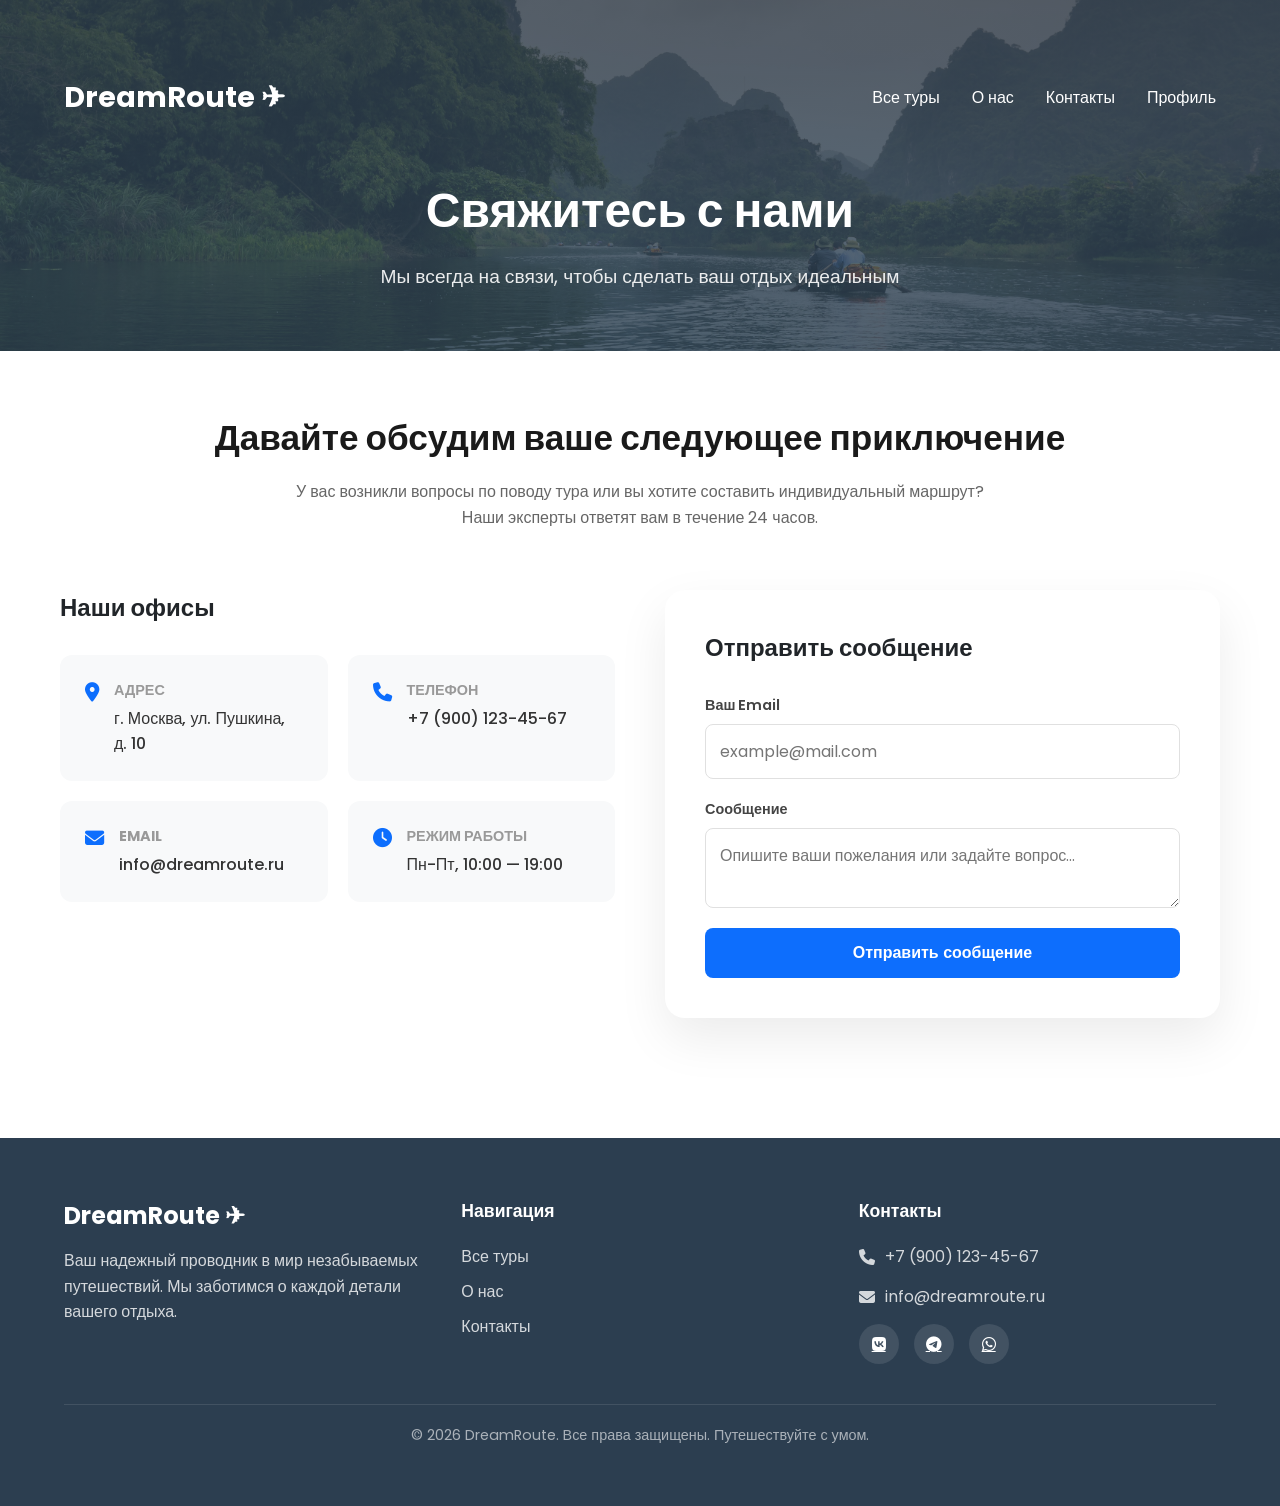
<file: contact.html>
<!DOCTYPE html>
<html lang="ru">
<head>
    <meta charset="UTF-8">
    <meta name="viewport" content="width=device-width, initial-scale=1.0">
    <title>DreamRoute - Контакты</title>
    <link rel="stylesheet" href="style.css">
    <link rel="stylesheet" href="https://cdnjs.cloudflare.com/ajax/libs/font-awesome/6.2.0/css/all.min.css">
</head>
<body>

    <header class="page-header contact-hero">
        <nav>
            <a href="index.html" class="logo">DreamRoute ✈</a>
            <button class="nav-toggle" type="button" aria-label="Открыть меню" aria-expanded="false">
                <span></span><span></span><span></span>
            </button>

            <ul>
                <li><a href="tours.html">Все туры</a></li>
                <li><a href="about.html">О нас</a></li>
                <li><a href="contact.html" class="active">Контакты</a></li> 
                <li><a href="#" id="profile-link">Профиль</a></li>
            </ul>
        </nav>
        <div class="header-content">
            <h1>Свяжитесь с нами</h1>
            <p>Мы всегда на связи, чтобы сделать ваш отдых идеальным</p>
        </div>
    </header>

    <main class="contact-page-container">
        <section class="contact-intro">
            <h2>Давайте обсудим ваше следующее приключение</h2>
            <p>У вас возникли вопросы по поводу тура или вы хотите составить индивидуальный маршрут? Наши эксперты ответят вам в течение 24 часов.</p>
        </section>

        <div class="contact-grid">
            <section class="contact-info-block">
                <h3>Наши офисы</h3>
                <div class="contact-cards-wrapper">
                    <div class="info-card">
                        <i class="fa-solid fa-location-dot"></i>
                        <div>
                            <strong>Адрес</strong>
                            <p>г. Москва, ул. Пушкина, д. 10</p>
                        </div>
                    </div>
                    <div class="info-card">
                        <i class="fa-solid fa-phone"></i>
                        <div>
                            <strong>Телефон</strong>
                            <p>+7 (900) 123-45-67</p>
                        </div>
                    </div>
                    <div class="info-card">
                        <i class="fa-solid fa-envelope"></i>
                        <div>
                            <strong>Email</strong>
                            <p>info@dreamroute.ru</p>
                        </div>
                    </div>
                    <div class="info-card">
                        <i class="fa-solid fa-clock"></i>
                        <div>
                            <strong>Режим работы</strong>
                            <p>Пн-Пт, 10:00 — 19:00</p>
                        </div>
                    </div>
                </div>
            </section>

            <section class="feedback-section">
                <div class="form-wrapper">
                    <h3>Отправить сообщение</h3>
                    <form id="feedback-form">
                        <div class="input-group">
                            <label for="fb-email">Ваш Email</label>
                            <input type="email" id="fb-email" placeholder="example@mail.com" required>
                        </div>
                        <div class="input-group">
                            <label for="fb-message">Сообщение</label>
                            <textarea id="fb-message" placeholder="Опишите ваши пожелания или задайте вопрос..." required></textarea>
                        </div>
                        <button type="submit" class="btn-submit">Отправить сообщение</button>
                    </form>
                </div>
            </section>
        </div>
    </main>

    <!-- Модальное окно входа/регистрации -->
    <div id="auth-modal" class="modal-overlay" style="display: none;">
        <div class="modal-content">
            <span class="close-modal">&times;</span>
            
            <!-- Форма входа (видна по умолчанию) -->
            <div id="login-view">
                <h2>Вход в профиль</h2>
                <form id="login-form">
                    <input type="email" placeholder="Ваш Email" required>
                    <input type="password" placeholder="Пароль" required>
                    <button type="submit">Войти</button>
                </form>
                <p class="auth-toggle">Еще нет аккаунта? <a href="#" id="show-register-view">Зарегистрироваться</a></p>
            </div>

            <!-- Форма регистрации (скрыта по умолчанию) -->
            <div id="register-view" style="display: none;">
                <h2>Создание аккаунта</h2>
            <form id="register-form">
                <input type="email" id="register-email" placeholder="Ваш Email" required>
                <input type="password" id="register-password" placeholder="Придумайте пароль" required>
                <input type="password" id="register-password-confirm" placeholder="Повторите пароль" required>
                
                <div class="policy-wrapper">
                    <input type="checkbox" id="policy-agree" required>
                    <label for="policy-agree">
                        Я согласен с <a href="#">политикой конфиденциальности</a> и <a href="#">условиями использования</a>
                    </label>
                </div>

                <button type="submit">Зарегистрироваться</button>
            </form>
                <p class="auth-toggle">Уже есть аккаунт? <a href="#" id="show-login-view">Войти</a></p>
            </div>
        </div>
    </div>

    <footer class="main-footer">
        <div class="footer-container">
            <div class="footer-info">
                <a href="index.html" class="logo">DreamRoute ✈</a>
                <p>Ваш надежный проводник в мир незабываемых путешествий. Мы заботимся о каждой детали вашего отдыха.</p>
            </div>
            
            <div class="footer-links">
                <h4>Навигация</h4>
                <ul>
                    <li><a href="tours.html">Все туры</a></li>
                    <li><a href="about.html">О нас</a></li>
                    <li><a href="contact.html">Контакты</a></li>
                </ul>
            </div>

            <div class="footer-contacts">
                <h4>Контакты</h4>
                <p><i class="fa-solid fa-phone"></i> +7 (900) 123-45-67</p>
                <p><i class="fa-solid fa-envelope"></i> info@dreamroute.ru</p>
                <div class="footer-socials">
                    <a href="#"><i class="fa-brands fa-vk"></i></a>
                    <a href="#"><i class="fa-brands fa-telegram"></i></a>
                    <a href="#"><i class="fa-brands fa-whatsapp"></i></a>
                </div>
            </div>
        </div>
        
        <div class="footer-bottom">
            <p>&copy; 2026 DreamRoute. Все права защищены. Путешествуйте с умом.</p>
        </div>
    </footer>

    <script src="script.js"></script>
</body>
</html>
</file>
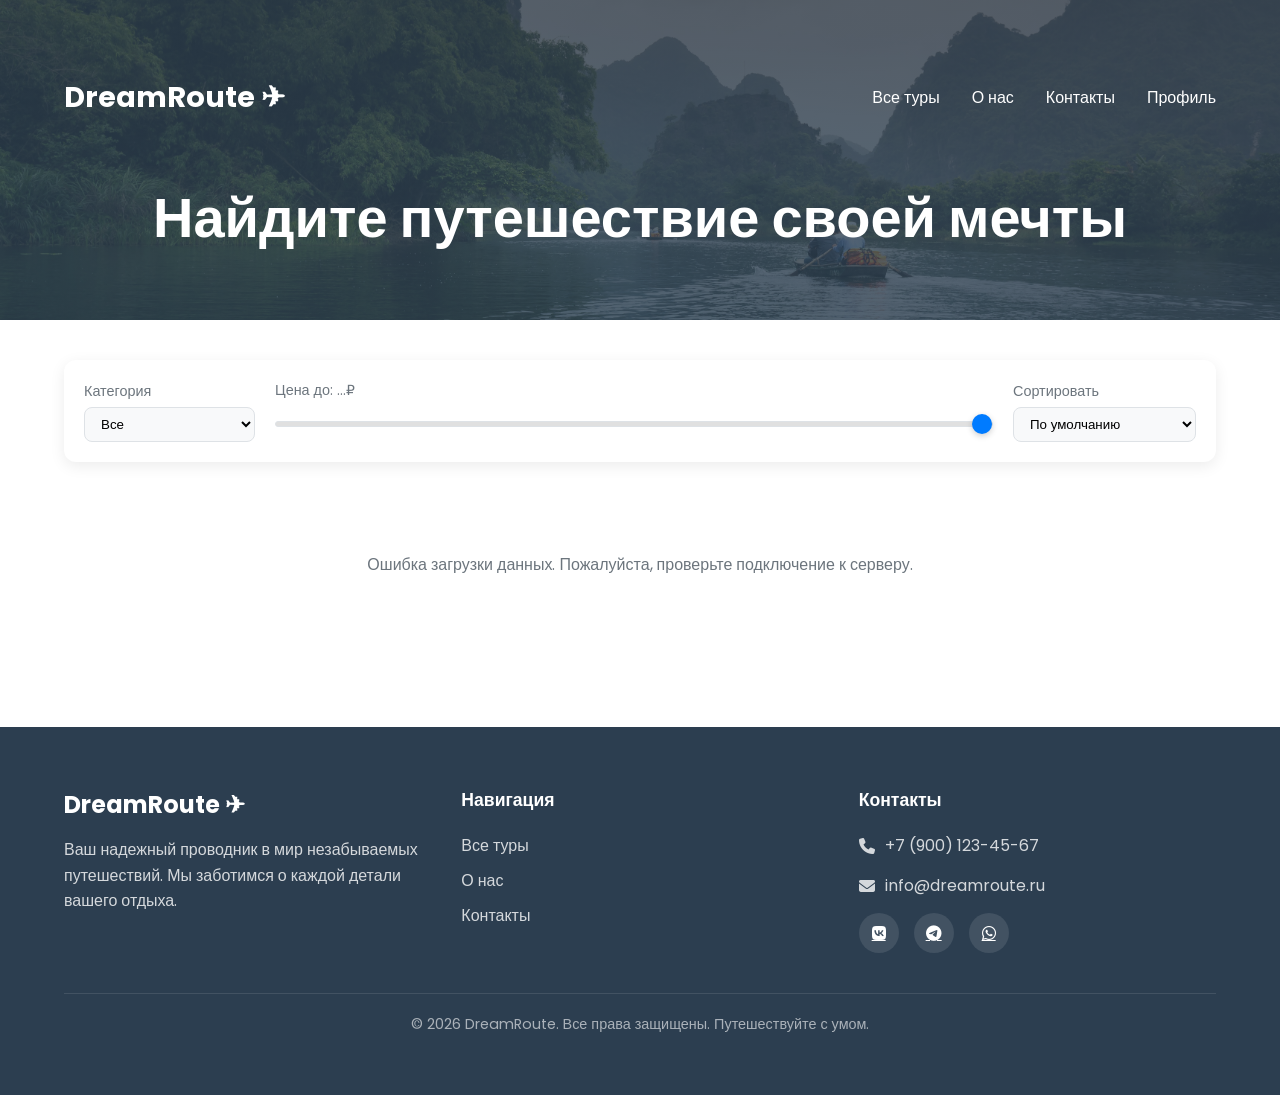
<file: tours.html>
<!DOCTYPE html>
<html lang="ru">
<head>
    <meta charset="UTF-8">
    <meta name="viewport" content="width=device-width, initial-scale=1.0">
    <title>DreamRoute - Все туры</title>
    <link rel="stylesheet" href="style.css">
    <!-- Подключаем иконки Font Awesome для нового дизайна -->
    <link rel="stylesheet" href="https://cdnjs.cloudflare.com/ajax/libs/font-awesome/6.2.0/css/all.min.css">
</head>
<body>

    <header class="page-header">
        <nav>
            <a href="index.html" class="logo">DreamRoute ✈</a>
            <button class="nav-toggle" type="button" aria-label="Открыть меню" aria-expanded="false">
                <span></span><span></span><span></span>
            </button>

                <ul>
                    <li><a href="tours.html">Все туры</a></li>
                    <li><a href="about.html">О нас</a></li>
                    <li><a href="contact.html">Контакты</a></li> <li><a href="#" id="profile-link">Профиль</a></li>
                </ul>
        </nav>
        <h1>Найдите путешествие своей мечты</h1>
    </header>

    <main class="tours-page">
        <!-- НОВАЯ ГОРИЗОНТАЛЬНАЯ ПАНЕЛЬ ФИЛЬТРОВ -->
        <section class="filter-bar">
            <div class="filter-group">
                <label for="category-filter">Категория</label>
                <select id="category-filter">
                    <option value="all">Все</option>
                    <option value="adventure">Приключения</option>
                    <option value="city">Городской отдых</option>
                    <option value="culture">Культурные поездки</option>
                </select>
            </div>
            <div class="filter-group price-filter-group">
                <label for="price-filter">Цена до: <span id="price-value">...</span>₽</label>
                <input type="range" id="price-filter" min="0" max="1000000" step="1000" value="1000000">
            </div>
            <div class="filter-group">
                <label for="sort-filter">Сортировать</label>
                <select id="sort-filter">
                    <option value="default">По умолчанию</option>
                    <option value="price-asc">По возрастанию цены</option>
                    <option value="price-desc">По убыванию цены</option>
                </select>
            </div>
        </section>

        <section id="tours-grid" class="tours-grid">
            <!-- Карточки туров будут вставлены сюда с помощью JavaScript -->
        </section>
    </main>

<!-- Модальное окно входа/регистрации -->
<div id="auth-modal" class="modal-overlay" style="display: none;">
    <div class="modal-content">
        <span class="close-modal">&times;</span>
        
        <!-- Форма входа (видна по умолчанию) -->
        <div id="login-view">
            <h2>Вход в профиль</h2>
            <form id="login-form">
                <input type="email" placeholder="Ваш Email" required>
                <input type="password" placeholder="Пароль" required>
                <button type="submit">Войти</button>
            </form>
            <p class="auth-toggle">Еще нет аккаунта? <a href="#" id="show-register-view">Зарегистрироваться</a></p>
        </div>

        <!-- Форма регистрации (скрыта по умолчанию) -->
        <div id="register-view" style="display: none;">
            <h2>Создание аккаунта</h2>
        <form id="register-form">
            <input type="email" id="register-email" placeholder="Ваш Email" required>
            <input type="password" id="register-password" placeholder="Придумайте пароль" required>
            <input type="password" id="register-password-confirm" placeholder="Повторите пароль" required>
            
            <div class="policy-wrapper">
                <input type="checkbox" id="policy-agree" required>
                <label for="policy-agree">
                    Я согласен с <a href="#">политикой конфиденциальности</a> и <a href="#">условиями использования</a>
                </label>
            </div>

            <button type="submit">Зарегистрироваться</button>
        </form>
            <p class="auth-toggle">Уже есть аккаунт? <a href="#" id="show-login-view">Войти</a></p>
        </div>
    </div>
</div>

    <footer class="main-footer">
        <div class="footer-container">
            <div class="footer-info">
                <a href="index.html" class="logo">DreamRoute ✈</a>
                <p>Ваш надежный проводник в мир незабываемых путешествий. Мы заботимся о каждой детали вашего отдыха.</p>
            </div>
            
            <div class="footer-links">
                <h4>Навигация</h4>
                <ul>
                    <li><a href="tours.html">Все туры</a></li>
                    <li><a href="about.html">О нас</a></li>
                    <li><a href="contact.html">Контакты</a></li>
                </ul>
            </div>

            <div class="footer-contacts">
                <h4>Контакты</h4>
                <p><i class="fa-solid fa-phone"></i> +7 (900) 123-45-67</p>
                <p><i class="fa-solid fa-envelope"></i> info@dreamroute.ru</p>
                <div class="footer-socials">
                    <a href="#"><i class="fa-brands fa-vk"></i></a>
                    <a href="#"><i class="fa-brands fa-telegram"></i></a>
                    <a href="#"><i class="fa-brands fa-whatsapp"></i></a>
                </div>
            </div>
        </div>
        
        <div class="footer-bottom">
            <p>&copy; 2026 DreamRoute. Все права защищены. Путешествуйте с умом.</p>
        </div>
    </footer>

    <!-- Модальное окно деталей тура -->
    <div id="tour-details-modal" class="modal-overlay" style="display: none;"></div>

    <script src="script.js"></script>
</body>
</html>
</file>
<file: style.css>
/* style.css */
@import url('assets/fonts/poppins/poppins.css');

/* ОСНОВНЫЕ ГЛОБАЛЬНЫЕ ПЕРЕМЕННЫЕ */
:root {
    --primary-color: #0d6efd; /* Более насыщенный синий */
    --primary-hover: #0b5ed7;
    --text-color: #212529;
    --text-muted: #6c757d;
    --bg-color: #f8f9fa; /* Слегка серый фон */
    --white: #fff;
    --border-color: #dee2e6;
    --section-padding: 80px;
}

* {
    margin: 0;
    padding: 0;
    box-sizing: border-box;
}

body {
    font-family: 'Poppins', 'Segoe UI', 'Arial', 'Helvetica Neue', sans-serif;
    color: var(--text-color);
    background-color: var(--white);
    overflow-x: hidden;
}

html {
    scroll-behavior: smooth;
}

/* =================================
   ГЛАВНЫЙ ЭКРАН (HERO) - РЕДИЗАЙН
   ================================= */
.hero-section {
    min-height: 85vh;
    background: linear-gradient(rgba(0, 0, 0, 0.4), rgba(0, 0, 0, 0.2)), url('assets/images/hero-bg.jpg') no-repeat center center;
    background-size: cover;
    color: var(--white);
    display: flex;
    flex-direction: column;
    position: relative;
    padding: 20px 5%;
    margin: 0;
}

nav {
    width: 100%;
    max-width: 1320px;
    margin: 0 auto;
    display: flex;
    justify-content: space-between;
    align-items: center;
    padding: 1rem 0;
}

.logo {
    font-size: 1.8rem;
    font-weight: 700;
    text-decoration: none;
    color: var(--white);
}

nav ul { 
    list-style: none; 
    display: flex; 
    align-items: center; 
    gap: 2rem; 
}

nav a { 
    text-decoration: none; 
    color: var(--white); 
    font-weight: 500; 
    transition: 0.3s;
}

nav a:hover {
    opacity: 0.8;
}

.nav-toggle {
    display: none;
    width: 44px;
    height: 44px;
    border: 1px solid rgba(255, 255, 255, 0.45);
    border-radius: 10px;
    background: rgba(255, 255, 255, 0.12);
    cursor: pointer;
    align-items: center;
    justify-content: center;
    flex-direction: column;
    gap: 5px;
    z-index: 999;
    transition: 0.3s;
}

.nav-toggle:hover {
    background: rgba(255, 255, 255, 0.25);
}

.nav-toggle span {
    width: 20px;
    height: 2px;
    background: var(--white);
    transition: transform 0.2s ease, opacity 0.2s ease;
}

.hero-text {
    flex-grow: 1;
    display: flex;
    flex-direction: column;
    justify-content: center;
    align-items: center;
    text-align: center;
}

.hero-text h1 { 
    font-size: 4rem; 
    font-weight: 700; 
    margin-bottom: 0.5rem; 
}

.hero-text p { 
    font-size: 1.2rem; 
    letter-spacing: 2px; 
    text-transform: uppercase; 
}

/* НОВЫЙ БЛОК ПОИСКА */
.hero-search-container {
    position: absolute;
    bottom: 0;
    left: 50%;
    transform: translate(-50%, 50%);
    width: 90%;
    max-width: 800px;
    z-index: 10;
}

.hero-search-form {
    background: var(--white);
    padding: 25px 30px;
    border-radius: 12px;
    box-shadow: 0 10px 30px rgba(0, 0, 0, 0.1);
    border: 1px solid var(--border-color);
}

.hero-search-form h3 {
    color: #1a1a1a;
    font-size: 1.4rem;
    margin-bottom: 20px;
    font-weight: 700;
    text-align: center;
}

.search-wrapper {
    display: flex;
    gap: 10px;
}

.search-wrapper input {
    flex-grow: 1;
    padding: 12px 15px;
    border: 1px solid var(--border-color);
    border-radius: 8px;
    font-size: 1rem;
}

.search-wrapper button {
    padding: 12px 25px;
    border: none;
    background-color: var(--primary-color);
    color: var(--white);
    border-radius: 8px;
    font-size: 1rem;
    font-weight: 500;
    cursor: pointer;
    transition: background-color 0.2s;
}

.search-wrapper button:hover {
    background-color: var(--primary-hover);
}

/* РЕЗУЛЬТАТЫ ПОИСКА */
.search-results-preview {
    position: absolute;
    top: 100%;
    left: 0;
    right: 0;
    background: white;
    border-radius: 12px;
    box-shadow: 0 10px 30px rgba(0, 0, 0, 0.15);
    z-index: 1001;
    display: none;
    max-height: 400px;
    overflow-y: auto;
    margin-top: 10px;
}

.search-results-preview.active {
    display: block;
}

.search-result-item {
    padding: 15px;
    display: flex;
    gap: 15px;
    border-bottom: 1px solid #eee;
    cursor: pointer;
    transition: background-color 0.2s;
    align-items: center;
}

.search-result-item:hover {
    background-color: #f8f9fa;
}

.search-result-thumb {
    width: 60px;
    height: 60px;
    border-radius: 8px;
    overflow: hidden;
    flex-shrink: 0;
}

.search-result-thumb img {
    width: 100%;
    height: 100%;
    object-fit: cover;
}

.search-result-info {
    flex: 1;
    min-width: 0;
}

.search-result-name {
    display: block;
    font-weight: 600;
    color: #333;
    white-space: nowrap;
    overflow: hidden;
    text-overflow: ellipsis;
}

.search-result-meta {
    display: block;
    font-size: 0.85rem;
    color: #999;
    margin-top: 5px;
}

.search-result-price {
    font-weight: 700;
    color: var(--primary-color);
    white-space: nowrap;
}

.search-no-results {
    text-align: center;
    padding: 40px 20px;
    color: var(--text-muted);
}

#more-tours-link {
    text-align: center;
    padding: 20px;
    margin-top: 15px;
}

#more-tours-link a {
    display: inline-block;
    padding: 12px 30px;
    background-color: var(--primary-color);
    color: white;
    text-decoration: none;
    border-radius: 8px;
    font-weight: 600;
    transition: 0.3s;
}

#more-tours-link a:hover {
    background-color: var(--primary-hover);
    transform: translateY(-2px);
    box-shadow: 0 5px 15px rgba(13, 110, 253, 0.3);
}

/* Блок "почему мы?" - финальный гармоничный дизайн */
.why-choose-us-section {
    padding: 100px 0;
    background-color: #ffffff;
    margin-top: 60px;
}

.why-us-container {
    max-width: 1200px;
    margin: 0 auto;
    display: flex;
    align-items: center;
    gap: 80px;
    padding: 0 20px;
}

.why-us-image {
    flex: 1;
}

.why-us-image img {
    width: 100%;
    height: 600px;
    object-fit: cover;
    border-radius: 4px;
    box-shadow: 20px 20px 0px #f0f4f8;
}

.why-us-content {
    flex: 1;
}

.upper-title {
    display: block;
    text-transform: uppercase;
    letter-spacing: 2px;
    font-size: 0.85rem;
    color: var(--primary-color);
    margin-bottom: 15px;
    font-weight: 700;
}

.why-us-content h2 {
    font-size: 2.8rem;
    line-height: 1.1;
    color: #1a1a1a;
    margin-bottom: 25px;
}

.why-us-subtitle {
    font-size: 1.15rem;
    color: #555;
    margin-bottom: 45px;
    line-height: 1.6;
}

.reasons-list {
    display: flex;
    flex-direction: column;
    gap: 40px;
}

.reason-item {
    display: flex;
    gap: 25px;
    align-items: flex-start;
}

.reason-number {
    font-size: 1rem;
    font-weight: 700;
    color: var(--primary-color);
    padding-top: 5px;
    position: relative;
}

.reason-number::after {
    content: '';
    display: block;
    width: 20px;
    height: 2px;
    background: var(--primary-color);
    margin-top: 5px;
}

.reason-text h4 {
    font-size: 1.3rem;
    margin-bottom: 8px;
    color: #1a1a1a;
}

.reason-text p {
    color: #666;
    line-height: 1.6;
    font-size: 1rem;
}

/* =================================
   ОСНОВНОЙ КОНТЕНТ (MAIN)
   ================================= */
.main-content {
    padding-top: calc(var(--section-padding) + 40px);
    background-color: var(--white);
}

/* НОВЫЙ ДИЗАЙН КАТЕГОРИЙ (для index.html) */
.main-content .categories-section {
    max-width: 1320px;
    margin: 0 auto;
    padding: var(--section-padding) 5%;
    display: grid;
    grid-template-columns: repeat(auto-fit, minmax(300px, 1fr));
    gap: 2rem;
}

.main-content .category-card {
    height: 400px;
    border-radius: 12px;
    overflow: hidden;
    position: relative;
    display: flex;
    flex-direction: column;
    justify-content: flex-end;
    padding: 25px;
    text-decoration: none;
    color: var(--white);
    background-size: cover;
    background-position: center;
    transition: transform 0.3s ease;
}

.main-content .category-card::before {
    content: '';
    position: absolute;
    top: 0; left: 0;
    width: 100%; height: 100%;
    background: linear-gradient(to top, rgba(0,0,0,0.7) 0%, rgba(0,0,0,0) 50%);
    z-index: 1;
}

.main-content .category-card:hover {
    transform: translateY(-10px);
}

.card-content {
    position: relative;
    z-index: 2;
}

.card-content h3 { 
    font-size: 1.8rem; 
    margin-bottom: 5px; 
}

.card-content p { 
    font-size: 1rem; 
    color: rgba(255,255,255,0.85); 
}

/* НОВЫЙ ДИЗАЙН "ПОЧЕМУ МЫ?" (для index.html) */
.principles-section {
    background-color: var(--white);
    padding: var(--section-padding) 5%;
    border-radius: 12px;
    margin-top: 40px;
}

.principles-section h2 {
    text-align: center;
    font-size: 2.2rem;
    margin-bottom: 50px;
    font-weight: 600;
}

.principles-grid {
    display: grid;
    grid-template-columns: repeat(auto-fit, minmax(280px, 1fr));
    gap: 2rem;
    max-width: 1200px;
    margin: 0 auto;
}

.principle-card {
    text-align: center;
    padding: 30px;
    border: 1px solid var(--border-color);
    border-radius: 12px;
    transition: transform 0.3s, box-shadow 0.3s;
}

.principle-card:hover {
    transform: translateY(-10px);
    box-shadow: 0 10px 30px rgba(0,0,0,0.1);
}

.principle-icon {
    font-size: 2.5rem;
    color: var(--primary-color);
    margin-bottom: 20px;
}

.principle-card h3 {
    font-size: 1.4rem;
    margin-bottom: 15px;
    color: var(--text-color);
}

.principle-card p {
    color: var(--text-muted);
    line-height: 1.6;
}

.main-content .why-us-image img { 
    width: 100%; 
    border-radius: 12px; 
    object-fit: cover; 
}

/* ОТЗЫВЫ */
.testimonials {
    padding: var(--section-padding) 5%;
    background-color: var(--bg-color);
}

.container {
    max-width: 1320px;
    margin: 0 auto;
}

.section-header-center {
    text-align: center;
    margin-bottom: 50px;
}

.section-header-center .subtitle {
    display: block;
    text-transform: uppercase;
    letter-spacing: 2px;
    font-size: 0.85rem;
    color: var(--primary-color);
    margin-bottom: 15px;
    font-weight: 700;
}

.section-header-center h2 {
    font-size: 2.2rem;
    color: #1a1a1a;
}

.testimonials-grid {
    display: grid;
    grid-template-columns: repeat(auto-fit, minmax(300px, 1fr));
    gap: 2rem;
    max-width: 1200px;
    margin: 0 auto;
}

.testimonial-item {
    background: white;
    padding: 30px;
    border-radius: 12px;
    box-shadow: 0 5px 20px rgba(0,0,0,0.08);
    position: relative;
}

.quote-icon {
    font-size: 3rem;
    color: var(--primary-color);
    opacity: 0.2;
    position: absolute;
    top: 10px;
    left: 20px;
    line-height: 1;
}

.testimonial-text {
    font-size: 1rem;
    line-height: 1.6;
    color: #555;
    margin-bottom: 20px;
    margin-top: 10px;
}

.testimonial-author {
    border-top: 1px solid #eee;
    padding-top: 15px;
}

.author-info h4 {
    font-size: 1rem;
    color: #1a1a1a;
    margin-bottom: 3px;
}

.author-info span {
    font-size: 0.85rem;
    color: var(--text-muted);
}

/* --- СТРАНИЦА КОНТАКТОВ --- */
.contact-page-container {
    max-width: 1200px;
    margin: 0 auto;
    padding: 60px 20px;
}

.contact-intro {
    text-align: center;
    margin-bottom: 60px;
}

.contact-intro h2 {
    font-size: 2.2rem;
    margin-bottom: 15px;
    color: #1a1a1a;
}

.contact-intro p {
    color: #666;
    max-width: 700px;
    margin: 0 auto;
    line-height: 1.6;
}

.contact-grid {
    display: flex;
    gap: 50px;
    align-items: flex-start;
}

/* Карточки информации */
.contact-info-block {
    flex: 1;
    min-width: 0;
}

.contact-info-block h3, .feedback-section h3 {
    font-size: 1.5rem;
    margin-bottom: 30px;
}

.contact-cards-wrapper {
    display: grid;
    grid-template-columns: 1fr 1fr;
    gap: 20px;
}

.info-card {
    background: #f8f9fa;
    padding: 25px;
    border-radius: 12px;
    display: flex;
    gap: 15px;
    transition: 0.3s;
}

.info-card:hover {
    background: #fff;
    box-shadow: 0 10px 30px rgba(0,0,0,0.05);
}

.info-card i {
    font-size: 1.2rem;
    color: var(--primary-color);
    margin-top: 3px;
    flex-shrink: 0;
}

.info-card strong {
    display: block;
    font-size: 0.9rem;
    color: #999;
    text-transform: uppercase;
    margin-bottom: 5px;
}

.info-card p {
    color: #333;
    font-weight: 500;
}

/* Стили формы */
.feedback-section {
    flex: 1;
    min-width: 0;
}

.form-wrapper {
    background: white;
    padding: 40px;
    border-radius: 20px;
    box-shadow: 0 20px 50px rgba(0,0,0,0.08);
}

.input-group {
    display: flex;
    flex-direction: column;
    gap: 8px;
    margin-bottom: 20px;
}

.input-group label {
    font-weight: 600;
    font-size: 0.9rem;
    color: #444;
}

.input-group input, .input-group textarea {
    padding: 14px;
    border: 1px solid #e0e0e0;
    border-radius: 8px;
    font-size: 1rem;
    transition: 0.3s;
    font-family: inherit;
}

.input-group input:focus, .input-group textarea:focus {
    border-color: var(--primary-color);
    outline: none;
    box-shadow: 0 0 0 4px rgba(0, 123, 255, 0.1);
}

.btn-submit {
    width: 100%;
    padding: 16px;
    background: var(--primary-color);
    color: white;
    border: none;
    border-radius: 8px;
    font-size: 1rem;
    font-weight: 700;
    cursor: pointer;
    transition: 0.3s;
}

.btn-submit:hover {
    background: var(--primary-hover);
    transform: translateY(-2px);
}

/* =================================
   СТИЛЬ ДЛЯ ОСТАЛЬНЫХ СТРАНИЦ 
   ================================= */

/* Шапка внутренних страниц - ИСПРАВЛЕНО */
.page-header {
    background: linear-gradient(rgba(44, 62, 80, 0.8), rgba(44, 62, 80, 0.8)), url('assets/images/page-header-bg.jpg') no-repeat center center;
    background-size: cover;
    color: white;
    padding: 60px 5%;
    text-align: center;
    position: relative;
    margin: 0;
    min-height: 300px;
    display: flex;
    flex-direction: column;
    justify-content: center;
}

.page-header .logo, .page-header nav a {
    color: white;
}

.page-header h1 {
    margin-top: 40px;
    font-size: 3.5rem;
    font-weight: 700;
}

.header-content {
    text-align: center;
}

.header-content h1 {
    font-size: 3rem;
    margin-bottom: 15px;
    font-weight: 700;
}

.header-content p {
    font-size: 1.2rem;
    opacity: 0.9;
}

/* --- СТИЛИЗАЦИЯ ЦЕНОВОГО ФИЛЬТРА --- */

/* Общий вид дорожки (линии) */
#price-filter {
    -webkit-appearance: none;
    appearance: none;
    width: 100%;
    height: 6px;
    background: #e0e0e0;
    border-radius: 5px;
    outline: none;
    margin: 15px 0;
}

/* Стили для самого ползунка (кружляшка) в Chrome/Safari/Edge */
#price-filter::-webkit-slider-thumb {
    -webkit-appearance: none;
    appearance: none;
    width: 20px;
    height: 20px;
    background: #007bff;
    border-radius: 50%;
    cursor: pointer;
    box-shadow: 0 2px 6px rgba(0,0,0,0.2);
    transition: 0.2s;
}

#price-filter::-webkit-slider-thumb:hover {
    background: #0056b3;
    transform: scale(1.1);
}

/* Стили для ползунка в Firefox */
#price-filter::-moz-range-thumb {
    width: 20px;
    height: 20px;
    background: #007bff;
    border: 3px solid white;
    border-radius: 50%;
    cursor: pointer;
    box-shadow: 0 2px 6px rgba(0,0,0,0.2);
}

/* Убираем фиолетовый акцент в современных браузерах */
#price-filter {
    accent-color: #007bff;
}

/* --- ЛИЧНЫЙ КАБИНЕТ --- */
.profile-container {
    max-width: 1200px;
    margin: 40px auto;
    display: grid;
    grid-template-columns: 320px 1fr;
    gap: 40px;
    padding: 0 20px;
}

/* Сайдбар профиля */
.user-info-card {
    background: white;
    padding: 30px;
    border-radius: 20px;
    box-shadow: 0 10px 30px rgba(0,0,0,0.05);
    text-align: center;
    position: sticky;
    top: 20px;
}

.user-avatar {
    width: 80px;
    height: 80px;
    background: #f0f4f8;
    color: var(--primary-color);
    border-radius: 50%;
    display: flex;
    align-items: center;
    justify-content: center;
    font-size: 2rem;
    margin: 0 auto 20px;
}

.user-label {
    font-size: 0.75rem;
    text-transform: uppercase;
    letter-spacing: 1px;
    color: #999;
    font-weight: 700;
}

.user-details h3 {
    font-size: 1.1rem;
    color: #1a1a1a;
    margin-top: 5px;
    word-break: break-all;
}

.profile-actions {
    margin-top: 30px;
    padding-top: 20px;
    border-top: 1px solid #eee;
}

/* Исправленная кнопка выхода */
.logout-link {
    background: none;
    border: none;
    color: #ff4757;
    font-weight: 600;
    cursor: pointer;
    display: flex;
    align-items: center;
    justify-content: center;
    gap: 10px;
    width: 100%;
    padding: 10px;
    transition: 0.3s;
    border-radius: 8px;
}

.logout-link:hover {
    background: #fff5f5;
}

/* Основной контент (Избранное) */
.content-header {
    margin-bottom: 30px;
}

.content-header h2 {
    font-size: 1.8rem;
    display: flex;
    align-items: center;
    gap: 12px;
}

.content-header h2 i {
    color: #ff4757;
}

.content-header p {
    color: #777;
    margin-top: 5px;
}

/* Стили страницы туров - без изменений */
.tours-page { 
    max-width: 1320px; 
    margin: 0 auto; 
    padding: 40px 5%; 
}

.filter-bar { 
    background-color: var(--white); 
    padding: 20px; 
    border-radius: 12px; 
    display: flex; 
    justify-content: space-between; 
    align-items: center; 
    gap: 20px; 
    margin-bottom: 40px; 
    box-shadow: 0 4px 15px rgba(0,0,0,0.08);
    flex-wrap: wrap;
}

.filter-group { 
    display: flex; 
    flex-direction: column; 
    gap: 5px; 
    margin-bottom: 0; 
}

.filter-group label { 
    font-size: 0.9rem; 
    color: var(--text-muted); 
    margin-bottom: 0; 
}

.filter-group select, .filter-group input { 
    padding: 8px 12px; 
    border: 1px solid var(--border-color); 
    border-radius: 8px; 
    background-color: var(--bg-color); 
}

.filter-group.price-filter-group { 
    flex-grow: 1; 
    min-width: 250px; 
}

.filter-group input[type="range"] { 
    padding: 0; 
    background: transparent; 
}

.tours-grid { 
    flex-grow: 1; 
    display: grid; 
    grid-template-columns: repeat(auto-fill, minmax(300px, 1fr)); 
    gap: 2rem; 
}

.tours-not-found { 
    grid-column: 1 / -1; 
    text-align: center; 
    padding: 50px 20px; 
    color: var(--text-muted); 
}

.tour-card { 
    background: var(--white); 
    border-radius: 12px; 
    overflow: hidden; 
    box-shadow: 0 4px 15px rgba(0,0,0,0.08); 
    position: relative; 
    display: flex; 
    flex-direction: column; 
    transition: transform 0.3s ease, box-shadow 0.3s ease;
}

.tour-card:hover { 
    transform: translateY(-8px); 
    box-shadow: 0 10px 25px rgba(0,0,0,0.1); 
}

.tour-card-image { 
    position: relative; 
    height: 220px; 
}

.tour-card-image img { 
    width: 100%; 
    height: 100%; 
    object-fit: cover; 
}

.favorite-btn { 
    position: absolute; 
    top: 15px; 
    right: 15px; 
    background: rgba(255,255,255,0.9); 
    border: none; 
    border-radius: 50%; 
    width: 40px; 
    height: 40px; 
    font-size: 1.5rem; 
    cursor: pointer; 
    line-height: 1;
    transition: 0.2s;
    display: flex;
    align-items: center;
    justify-content: center;
}

.favorite-btn:hover { 
    transform: scale(1.1); 
    background: white;
}

.favorite-btn.favorited { 
    color: #e74c3c; 
}

.tour-card-content { 
    padding: 20px; 
    flex-grow: 1; 
    display: flex; 
    flex-direction: column; 
}

.tour-card-content h3 { 
    font-size: 1.3rem; 
    margin-bottom: 10px; 
    font-weight: 600; 
}

.tour-meta { 
    display: flex; 
    flex-wrap: wrap; 
    gap: 15px; 
    color: var(--text-muted); 
    font-size: 0.9rem; 
    margin-bottom: 15px; 
}

.tour-meta span { 
    display: flex; 
    align-items: center; 
    gap: 5px; 
}

.tour-card-footer { 
    margin-top: auto; 
    padding-top: 15px; 
    border-top: 1px solid var(--border-color); 
    display: flex; 
    justify-content: space-between; 
    align-items: center; 
}

.tour-price { 
    font-size: 1.5rem; 
    font-weight: 700; 
    color: var(--primary-color); 
}

.btn-details { 
    text-decoration: none; 
    background: var(--primary-color); 
    color: var(--white); 
    padding: 8px 20px; 
    border-radius: 8px; 
    font-weight: 500; 
    transition: background-color 0.2s; 
}

.btn-details:hover { 
    background-color: var(--primary-hover); 
}

/* Остальные стили (модальные окна, профиль, о нас) - без изменений */
.modal-overlay { 
    position: fixed; 
    top: 0; 
    left: 0; 
    width: 100%; 
    height: 100%; 
    background: rgba(0,0,0,0.7); 
    display: flex; 
    justify-content: center; 
    align-items: center; 
    z-index: 1000; 
    padding: 20px;
    overflow-y: auto;
}

.modal-content { 
    background: white; 
    padding: 30px; 
    border-radius: 8px; 
    position: relative; 
    max-width: 500px; 
    width: 100%; 
    box-shadow: 0 5px 15px rgba(0,0,0,0.3); 
    margin: auto;
}

.close-modal { 
    position: absolute; 
    top: 10px; 
    right: 15px; 
    font-size: 2rem; 
    cursor: pointer; 
    color: #aaa; 
    transition: color 0.2s; 
}

.close-modal:hover { 
    color: #333; 
}

.modal-content h2 { 
    margin-bottom: 20px; 
}

.modal-content form { 
    display: flex; 
    flex-direction: column; 
    gap: 15px; 
}

.modal-content input, .modal-content button { 
    padding: 12px; 
    border-radius: 5px; 
    border: 1px solid #ddd; 
    font-family: inherit;
}

.modal-content button { 
    background: var(--primary-color); 
    color: white; 
    cursor: pointer; 
    border: none; 
    font-weight: 600;
    transition: 0.3s;
}

.modal-content button:hover {
    background: var(--primary-hover);
}

#tour-details-modal .modal-content { 
    max-width: 800px; 
}

.tour-details-layout { 
    display: flex; 
    gap: 20px; 
    height: 600px;
}

.tour-details-layout img { 
    width: 45%; 
    height: 100%;
    border-radius: 8px;
    object-fit: cover;
}

.tour-details-info {
    width: 55%;
    padding: 30px;
    display: flex;
    flex-direction: column;
    overflow-y: auto;
}

.tour-details-tag {
    display: inline-block;
    background: var(--primary-color);
    color: white;
    padding: 5px 12px;
    border-radius: 20px;
    font-size: 0.8rem;
    margin-bottom: 10px;
    width: fit-content;
}

.tour-details-info h2 {
    font-size: 1.8rem;
    margin-bottom: 15px;
    color: #1a1a1a;
}

.tour-desc {
    font-size: 0.95rem;
    line-height: 1.6;
    color: #555;
    margin-bottom: 20px;
    max-height: 150px;
    overflow-y: auto;
}

.tour-options {
    background: rgba(0, 0, 0, 0.04);
    padding: 15px;
    border-radius: 8px;
    margin-bottom: 20px;
}

.tour-options h4 {
    font-size: 0.8rem;
    color: var(--text-muted);
    text-transform: uppercase;
    margin-bottom: 10px;
    font-weight: 700;
}

.tour-options label {
    display: flex;
    align-items: center;
    gap: 10px;
    margin-bottom: 8px;
    cursor: pointer;
    font-size: 0.95rem;
}

.tour-options input {
    cursor: pointer;
}

.final-price {
    font-size: 0.9rem;
    color: var(--text-muted);
    text-transform: uppercase;
    margin-bottom: 5px;
    font-weight: 700;
}

.final-price-value {
    font-size: 1.8rem;
    font-weight: 800;
    color: var(--primary-color);
    margin-bottom: 15px;
    display: block;
}

.btn-book {
    padding: 12px 24px;
    background: var(--primary-color);
    color: white;
    border-radius: 8px;
    font-weight: 600;
    border: none;
    cursor: pointer;
    transition: 0.2s;
    align-self: flex-start;
    margin-top: auto;
}

.btn-book:hover {
    background: var(--primary-hover);
    transform: translateY(-2px);
}

.policy-wrapper {
    display: flex;
    gap: 10px;
    align-items: flex-start;
    font-size: 0.9rem;
    line-height: 1.4;
}

.policy-wrapper input {
    margin-top: 3px;
    cursor: pointer;
    flex-shrink: 0;
}

.policy-wrapper a {
    color: var(--primary-color);
    text-decoration: none;
}

.policy-wrapper a:hover {
    text-decoration: underline;
}

.auth-toggle { 
    text-align: center; 
    margin-top: 20px; 
    font-size: 0.9rem; 
}

.auth-toggle a { 
    color: var(--primary-color); 
    text-decoration: none; 
    font-weight: 500; 
}

/* О НАС - страница */
.about-intro { 
    text-align: center; 
    max-width: 800px; 
    margin: 0 auto; 
}

.about-intro h2 { 
    font-size: 2.2rem; 
    margin-bottom: 1rem; 
}

.about-intro p { 
    font-size: 1.1rem; 
    line-height: 1.7; 
    color: #555; 
}

.team-section h2 { 
    text-align: center; 
    font-size: 2.2rem; 
    margin-bottom: 50px; 
}

.team-grid { 
    display: grid; 
    grid-template-columns: repeat(auto-fit, minmax(280px, 1fr)); 
    gap: 2rem; 
    max-width: 1000px; 
    margin: 0 auto; 
}

.team-member { 
    text-align: center; 
    background: white; 
    padding: 30px 20px; 
    border-radius: 10px; 
    box-shadow: 0 5px 20px rgba(0,0,0,0.07); 
}

.team-member img { 
    width: 150px; 
    height: 150px; 
    border-radius: 50%; 
    object-fit: cover; 
    margin-bottom: 20px; 
    border: 4px solid var(--primary-color); 
}

.team-member h4 { 
    font-size: 1.4rem; 
    margin-bottom: 5px; 
}

.team-member h5 { 
    font-size: 1rem; 
    font-weight: 400; 
    color: var(--primary-color); 
    margin-bottom: 10px; 
}

.team-member p { 
    color: #666; 
    font-size: 0.9rem; 
    line-height: 1.5; 
}

#favorites-grid { 
    display: grid; 
    grid-template-columns: repeat(auto-fill, minmax(300px, 1fr)); 
    gap: 2rem; 
}

#favorites-grid p { 
    font-size: 1.1rem; 
    text-align: center; 
    padding: 40px 0;
    grid-column: 1 / -1;
}

#favorites-grid p a { 
    color: var(--primary-color); 
    text-decoration: none; 
    font-weight: 500; 
}

/* =================================
   ADMIN PANEL STYLES
   ================================= */
.admin-body {
    display: flex;
    min-height: 100vh;
    background-color: #f0f2f5;
}

.admin-sidebar {
    width: 260px;
    background: #2c3e50;
    color: white;
    position: fixed;
    height: 100%;
    padding: 20px;
    overflow-y: auto;
}

.admin-sidebar .logo {
    color: var(--white);
    font-size: 1.5rem;
    margin-bottom: 40px;
    display: block;
}

.admin-nav { 
    list-style: none; 
}

.admin-nav li { 
    margin-bottom: 10px; 
}

.admin-nav a {
    color: #bdc3c7;
    text-decoration: none;
    display: flex;
    align-items: center;
    gap: 10px;
    padding: 12px;
    border-radius: 8px;
    transition: 0.3s;
}

.admin-nav a:hover, .admin-nav a.active {
    background: var(--primary-color);
    color: white;
}

.admin-main {
    margin-left: 260px;
    flex: 1;
    padding: 40px;
    overflow-y: auto;
}

.admin-header {
    display: flex;
    justify-content: space-between;
    align-items: center;
    margin-bottom: 30px;
}

.stats-grid {
    display: grid;
    grid-template-columns: repeat(auto-fit, minmax(200px, 1fr));
    gap: 20px;
    margin-bottom: 30px;
}

.stat-card {
    background: white;
    padding: 20px;
    border-radius: 12px;
    box-shadow: 0 4px 6px rgba(0,0,0,0.05);
    display: flex;
    align-items: center;
    gap: 15px;
}

.stat-icon {
    font-size: 1.8rem;
    color: var(--primary-color);
    background: #eef5ff;
    width: 50px;
    height: 50px;
    display: flex;
    align-items: center;
    justify-content: center;
    border-radius: 10px;
    flex-shrink: 0;
}

.admin-section {
    background: white;
    padding: 25px;
    border-radius: 12px;
    box-shadow: 0 4px 6px rgba(0,0,0,0.05);
    margin-bottom: 30px;
}

.admin-form .form-grid {
    display: grid;
    grid-template-columns: 1fr 1fr;
    gap: 15px;
}

.admin-form .full-width { 
    grid-column: 1 / -1; 
}

.admin-form input, .admin-form textarea, .admin-form select {
    width: 100%;
    padding: 12px;
    border: 1px solid var(--border-color);
    border-radius: 8px;
    margin-bottom: 10px;
    font-family: inherit;
}

.tags-group {
    background: #f8f9fa;
    padding: 15px;
    border-radius: 8px;
    margin: 10px 0 20px 0;
}

.tag-checkbox {
    display: inline-flex;
    align-items: center;
    margin-right: 15px;
    font-size: 0.9rem;
    cursor: pointer;
}

.tag-checkbox input { 
    width: auto !important; 
    margin-right: 5px !important; 
    margin-bottom: 0 !important; 
    cursor: pointer;
}

.admin-table {
    width: 100%;
    border-collapse: collapse;
}

.admin-table th, .admin-table td {
    padding: 15px;
    text-align: left;
    border-bottom: 1px solid #eee;
}

.admin-table th {
    background: #fafafa;
    color: var(--text-muted);
    font-size: 0.85rem;
    text-transform: uppercase;
}

.badge {
    background: #e7f3ff;
    color: var(--primary-color);
    padding: 4px 10px;
    border-radius: 20px;
    font-size: 0.8rem;
}

/* Стилизация кнопки публикации в админ-панели */
.admin-section button[type="submit"], 
#add-tour-form button {
    background-color: #007bff;
    color: white;
    border: none;
    padding: 12px 24px;
    font-size: 1rem;
    font-weight: 600;
    border-radius: 8px;
    cursor: pointer;
    transition: all 0.2s ease;
    margin-top: 10px;
    display: inline-block;
}

.admin-section button[type="submit"]:hover,
#add-tour-form button:hover {
    background-color: #0056b3;
    box-shadow: 0 4px 12px rgba(0, 123, 255, 0.3);
    transform: translateY(-1px);
}

.admin-section button[type="submit"]:active,
#add-tour-form button:active {
    transform: translateY(0);
}

/* --- FOOTER (ПОДВАЛ) --- */
.main-footer {
    background-color: #2c3e50;
    color: white;
    padding: 60px 5%;
    margin-top: 60px;
}

.footer-container {
    max-width: 1320px;
    margin: 0 auto;
    display: grid;
    grid-template-columns: repeat(auto-fit, minmax(250px, 1fr));
    gap: 40px;
    padding-bottom: 40px;
    border-bottom: 1px solid rgba(255, 255, 255, 0.1);
}

.footer-info a {
    font-size: 1.5rem;
    font-weight: 700;
    color: white;
    text-decoration: none;
}

.footer-info p {
    margin-top: 15px;
    line-height: 1.6;
    opacity: 0.8;
}

.footer-links h4, .footer-contacts h4 {
    font-size: 1.1rem;
    margin-bottom: 20px;
    font-weight: 700;
}

.footer-links ul {
    list-style: none;
}

.footer-links li {
    margin-bottom: 10px;
}

.footer-links a {
    color: rgba(255, 255, 255, 0.8);
    text-decoration: none;
    transition: 0.3s;
}

.footer-links a:hover {
    color: white;
}

.footer-contacts p {
    margin-bottom: 15px;
    opacity: 0.8;
    display: flex;
    align-items: center;
    gap: 10px;
}

.footer-socials {
    display: flex;
    gap: 15px;
    margin-top: 15px;
}

.footer-socials a {
    display: flex;
    align-items: center;
    justify-content: center;
    width: 40px;
    height: 40px;
    background: rgba(255, 255, 255, 0.1);
    border-radius: 50%;
    color: white;
    transition: 0.3s;
}

.footer-socials a:hover {
    background: rgba(255, 255, 255, 0.25);
    transform: translateY(-3px);
}

.footer-bottom {
    text-align: center;
    padding-top: 20px;
    color: rgba(255, 255, 255, 0.6);
    font-size: 0.9rem;
}

/* =================================
   МОБИЛЬНАЯ ОПТИМИЗАЦИЯ (MEDIA QUERIES)
   ================================= */

@media (max-width: 1024px) {
    .why-us-container {
        gap: 40px;
    }
    
    .why-us-image img {
        height: 400px;
    }
    
    .contact-grid {
        gap: 30px;
    }
    
    .profile-container {
        grid-template-columns: 1fr;
    }
    
    .user-info-card {
        position: static;
    }
}

@media (max-width: 768px) {
    :root {
        --section-padding: 50px;
    }
    
    /* НАВИГАЦИЯ */
    .nav-toggle {
        display: flex;
    }
    
    nav ul {
        display: none;
        position: fixed;
        top: 70px;
        left: 0;
        right: 0;
        background: rgba(13, 20, 50, 0.95);
        flex-direction: column;
        gap: 0;
        padding: 20px;
        border-radius: 0;
        backdrop-filter: blur(10px);
        z-index: 100;
    }
    
    nav.nav-open ul {
        display: flex;
    }
    
    nav ul li {
        width: 100%;
        border-bottom: 1px solid rgba(255, 255, 255, 0.1);
        padding: 15px 0;
    }
    
    nav ul li:last-child {
        border-bottom: none;
    }
    
    /* HERO */
    .hero-section {
        min-height: 60vh;
        padding-top: 80px;
    }
    
    .hero-text h1 {
        font-size: 2.5rem;
    }
    
    .hero-text p {
        font-size: 1rem;
    }
    
    .hero-search-container {
        width: 95%;
        bottom: -50px;
    }
    
    .hero-search-form {
        padding: 20px;
    }
    
    .hero-search-form h3 {
        font-size: 1.1rem;
        margin-bottom: 15px;
    }
    
    .search-wrapper {
        flex-direction: column;
    }
    
    .search-wrapper input,
    .search-wrapper button {
        width: 100%;
    }
    
    /* MAIN CONTENT */
    .main-content {
        padding-top: 100px;
    }
    
    /* КАТЕГОРИИ */
    .main-content .categories-section {
        grid-template-columns: 1fr;
    }
    
    .main-content .category-card {
        height: 250px;
    }
    
    /* ПОЧЕМУ МЫ */
    .why-choose-us-section {
        padding: 50px 20px;
    }
    
    .why-us-container {
        flex-direction: column;
        gap: 40px;
    }
    
    .why-us-image img {
        height: 300px;
    }
    
    .why-us-content h2 {
        font-size: 1.8rem;
    }
    
    .reason-item {
        gap: 15px;
    }
    
    /* ОТЗЫВЫ */
    .testimonials {
        padding: 50px 20px;
    }
    
    .testimonials-grid {
        grid-template-columns: 1fr;
    }
    
    /* СТРАНИЦА КОНТАКТОВ */
    .contact-page-container {
        padding: 40px 20px;
    }
    
    .contact-grid {
        flex-direction: column;
        gap: 30px;
    }
    
    .contact-cards-wrapper {
        grid-template-columns: 1fr;
    }
    
    .form-wrapper {
        padding: 25px;
    }
    
    /* HEADER СТРАНИЦ */
    .page-header {
        padding: 40px 20px;
    }
    
    .page-header h1 {
        font-size: 2rem;
        margin-top: 20px;
    }
    
    .header-content h1 {
        font-size: 1.8rem;
    }
    
    .header-content p {
        font-size: 1rem;
    }
    
    /* ФИЛЬТРЫ */
    .filter-bar {
        flex-direction: column;
        align-items: stretch;
    }
    
    .filter-group {
        width: 100%;
    }
    
    .filter-group select, .filter-group input {
        width: 100%;
    }
    
    /* КАРТОЧКИ ТУРОВ */
    .tours-grid {
        grid-template-columns: repeat(auto-fill, minmax(250px, 1fr));
        gap: 1.5rem;
    }
    
    /* МОДАЛЬНОЕ ОКНО */
    .modal-overlay {
        padding: 10px;
    }
    
    .modal-content {
        max-width: 90%;
    }
    
    #tour-details-modal .modal-content {
        max-width: 95%;
        height: auto;
    }
    
    .tour-details-layout {
        flex-direction: column;
        height: auto;
        gap: 0;
    }
    
    .tour-details-layout img {
        width: 100%;
        height: 250px;
    }
    
    .tour-details-info {
        width: 100%;
        padding: 20px;
        max-height: 400px;
    }
    
    /* ПРОФИЛЬ */
    .profile-container {
        gap: 20px;
    }
    
    /* FOOTER */
    .main-footer {
        padding: 40px 20px;
    }
    
    .footer-container {
        grid-template-columns: 1fr;
        gap: 30px;
    }
}

@media (max-width: 480px) {
    :root {
        --section-padding: 30px;
    }
    
    .logo {
        font-size: 1.4rem;
    }
    
    .hero-section {
        min-height: 50vh;
        padding: 15px;
    }
    
    .hero-text h1 {
        font-size: 1.8rem;
    }
    
    .hero-text p {
        font-size: 0.9rem;
    }
    
    .hero-search-container {
        width: 100%;
        bottom: -40px;
    }
    
    .hero-search-form {
        padding: 15px;
    }
    
    .hero-search-form h3 {
        font-size: 1rem;
    }
    
    .main-content {
        padding-top: 80px;
    }
    
    .main-content .categories-section {
        padding: 30px 15px;
        gap: 1.5rem;
    }
    
    .card-content h3 {
        font-size: 1.4rem;
    }
    
    .why-choose-us-section {
        padding: 30px 15px;
    }
    
    .why-us-content h2 {
        font-size: 1.4rem;
    }
    
    .reasons-list {
        gap: 20px;
    }
    
    .reason-text h4 {
        font-size: 1.1rem;
    }
    
    .testimonials {
        padding: 30px 15px;
    }
    
    .section-header-center h2 {
        font-size: 1.5rem;
    }
    
    .contact-page-container {
        padding: 30px 15px;
    }
    
    .contact-intro h2 {
        font-size: 1.5rem;
    }
    
    .form-wrapper {
        padding: 20px;
    }
    
    .page-header h1 {
        font-size: 1.5rem;
    }
    
    .header-content h1 {
        font-size: 1.3rem;
    }
    
    .header-content p {
        font-size: 0.9rem;
    }
    
    .tours-grid {
        grid-template-columns: 1fr;
    }
    
    .tour-card-content h3 {
        font-size: 1.1rem;
    }
    
    .info-card {
        padding: 15px;
    }
    
    .info-card i {
        font-size: 1rem;
    }
    
    .input-group label {
        font-size: 0.85rem;
    }
    
    .input-group input, .input-group textarea {
        padding: 10px;
        font-size: 16px; /* Для избежания зума на iPhone */
    }
    
    .btn-submit {
        padding: 12px;
        font-size: 0.95rem;
    }
    
    #tour-details-modal .modal-content {
        border-radius: 12px;
    }
    
    .tour-details-info {
        max-height: 60vh;
        padding: 15px;
    }
    
    .tour-details-info h2 {
        font-size: 1.3rem;
    }
    
    .final-price-value {
        font-size: 1.4rem;
    }
    
    .team-grid {
        grid-template-columns: 1fr;
    }
    
    .team-member img {
        width: 120px;
        height: 120px;
    }
    
    .main-footer {
        padding: 30px 15px;
    }
    
    .footer-socials {
        gap: 10px;
    }
    
    .footer-socials a {
        width: 35px;
        height: 35px;
        font-size: 0.9rem;
    }
}

/* ИСПРАВЛЕНИЕ ПРОБЛЕМ С BODY */
body.menu-open {
    overflow: hidden;
}

/* Избегаем отступов */
header, main, footer {
    margin: 0;
    padding: 0;
}

/* Фиксируем проблему с белыми полосами */
html, body {
    margin: 0;
    padding: 0;
    overflow-x: hidden;
}
</file>
